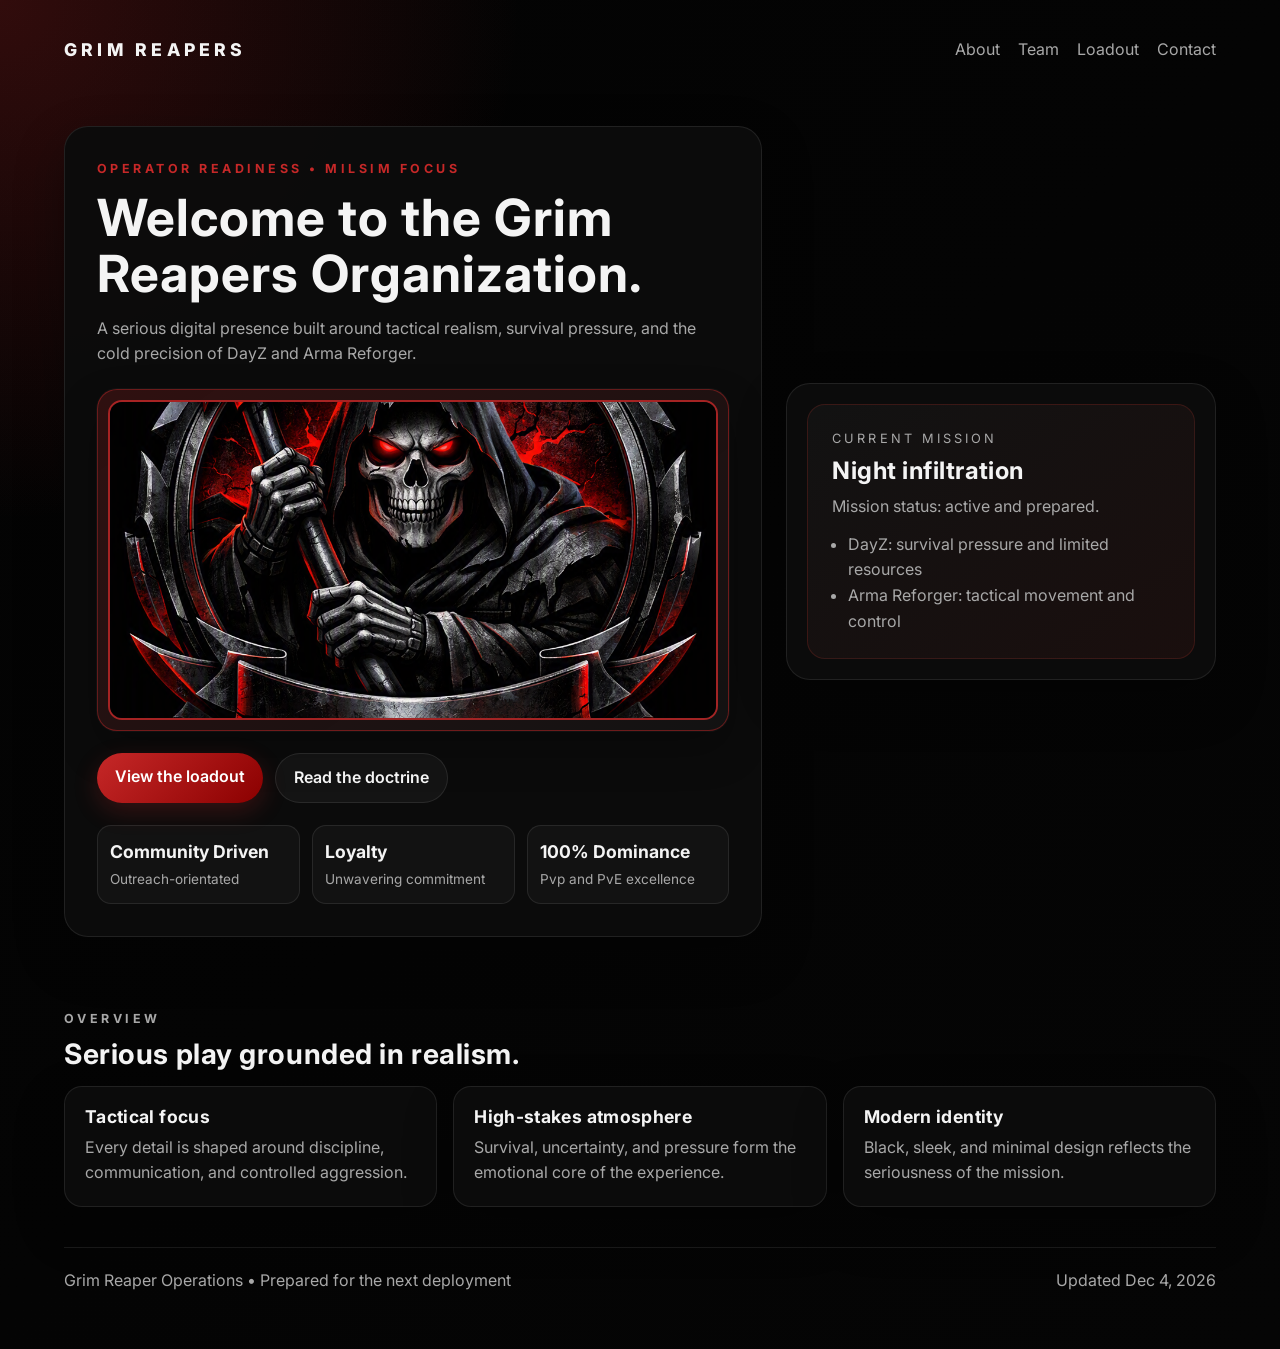
<file: Dev1/index.html>
<!DOCTYPE html>
<html lang="en">
  <head>
    <meta charset="UTF-8" />
    <meta name="viewport" content="width=device-width, initial-scale=1.0" />
    <title>Grim Reaper Org</title>
    <meta
      name="description"
      content="A dark, serious operator-themed website focused on milsim gaming and tactical realism."
    />
    <link rel="preconnect" href="https://fonts.googleapis.com" />
    <link rel="preconnect" href="https://fonts.gstatic.com" crossorigin />
    <link
      href="https://fonts.googleapis.com/css2?family=Inter:wght@400;500;600;700;800&display=swap"
      rel="stylesheet"
    />
    <link rel="stylesheet" href="style.css" />
  </head>
  <body>
    <div class="site-shell">
      <header class="topbar">
        <a class="brand" href="index.html">Grim Reapers</a>
        <nav class="nav">
          <a href="about.html">About</a>
          <a href="team.html">Team</a>
          <a href="loadout.html">Loadout</a>
          <a href="contact.html">Contact</a>
        </nav>
      </header>

      <main>
        <section class="hero">
          <div class="hero-copy">
            <p class="eyebrow">Operator readiness • Milsim focus</p>
            <h1>Welcome to the Grim Reapers Organization.</h1>
            <p class="hero-text">
              A serious digital presence built around tactical realism, survival pressure,
              and the cold precision of DayZ and Arma Reforger.
            </p>

            <div class="hero-image-wrap">
              <img class="hero-image" src="teampfp/grimreaperlogo.png" alt="Grim Reapers logo" />
            </div>

            <div class="hero-actions">
              <a class="btn primary" href="loadout.html">View the loadout</a>
              <a class="btn ghost" href="about.html">Read the doctrine</a>
            </div>

            <div class="hero-metrics">
              <div>
                <strong>Community Driven</strong>
                <span>Outreach-orientated</span>
              </div>
              <div>
                <strong>Loyalty</strong>
                <span>Unwavering commitment</span>
              </div>
              <div>
                <strong>100% Dominance</strong>
                <span>Pvp and PvE excellence</span>
              </div>
            </div>
          </div>

          <div class="hero-panel">
            <div class="panel-card">
              <p class="panel-label">Current mission</p>
              <h2>Night infiltration</h2>
              <p id="mission-status">Mission status: active and prepared.</p>
              <ul>
                <li>DayZ: survival pressure and limited resources</li>
                <li>Arma Reforger: tactical movement and control</li>
              </ul>
            </div>
          </div>
        </section>

        <section class="section">
          <div class="section-heading">
            <p class="eyebrow">Overview</p>
            <h2>Serious play grounded in realism.</h2>
          </div>

          <div class="feature-grid">
            <article class="feature-card">
              <h3>Tactical focus</h3>
              <p>Every detail is shaped around discipline, communication, and controlled aggression.</p>
            </article>
            <article class="feature-card">
              <h3>High-stakes atmosphere</h3>
              <p>Survival, uncertainty, and pressure form the emotional core of the experience.</p>
            </article>
            <article class="feature-card">
              <h3>Modern identity</h3>
              <p>Black, sleek, and minimal design reflects the seriousness of the mission.</p>
            </article>
          </div>
        </section>
      </main>

      <footer class="footer" id="contact">
        <p>Grim Reaper Operations • Prepared for the next deployment</p>
        <p id="current-date"></p>
      </footer>
    </div>

    <script src="script.js"></script>
  </body>
</html>
</file>
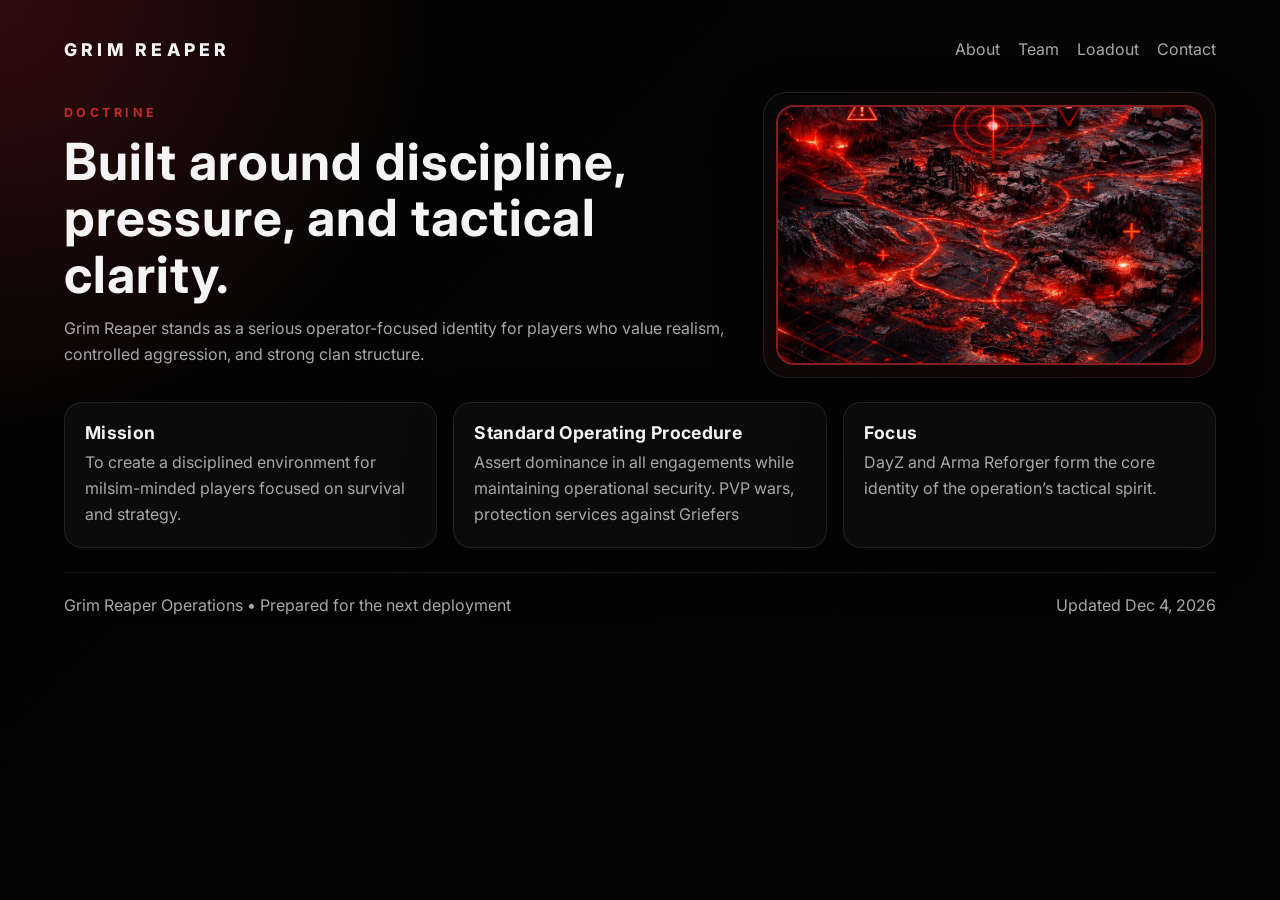
<file: Dev1/about.html>
<!DOCTYPE html>
<html lang="en">
  <head>
    <meta charset="UTF-8" />
    <meta name="viewport" content="width=device-width, initial-scale=1.0" />
    <title>About | Grim Reaper</title>
    <link rel="preconnect" href="https://fonts.googleapis.com" />
    <link rel="preconnect" href="https://fonts.gstatic.com" crossorigin />
    <link
      href="https://fonts.googleapis.com/css2?family=Inter:wght@400;500;600;700;800&display=swap"
      rel="stylesheet"
    />
    <link rel="stylesheet" href="style.css" />
  </head>
  <body>
    <div class="site-shell">
      <header class="topbar">
        <a class="brand" href="index.html">Grim Reaper</a>
        <nav class="nav">
          <a href="about.html">About</a>
          <a href="team.html">Team</a>
          <a href="loadout.html">Loadout</a>
          <a href="contact.html">Contact</a>
        </nav>
      </header>

      <main class="page-content">
        <section class="page-hero">
          <div>
            <p class="eyebrow">Doctrine</p>
            <h1>Built around discipline, pressure, and tactical clarity.</h1>
            <p class="hero-text">
              Grim Reaper stands as a serious operator-focused identity for players who value realism,
              controlled aggression, and strong clan structure.
            </p>
          </div>
          <div class="image-frame">
            <img class="about-image" src="teampfp/redmap.png" alt="Grim Reaper red map" />
          </div>
        </section>

        <section class="info-grid">
          <article class="feature-card">
            <h3>Mission</h3>
            <p>To create a disciplined environment for milsim-minded players focused on survival and strategy.</p>
          </article>
          <article class="feature-card">
            <h3>Standard Operating Procedure</h3>
            <p>Assert dominance in all engagements while maintaining operational security. PVP wars, protection services against Griefers</p>
          </article>
          <article class="feature-card">
            <h3>Focus</h3>
            <p>DayZ and Arma Reforger form the core identity of the operation’s tactical spirit.</p>
          </article>
        </section>
      </main>

      <footer class="footer" id="contact">
        <p>Grim Reaper Operations • Prepared for the next deployment</p>
        <p id="current-date"></p>
      </footer>
    </div>

    <script src="script.js"></script>
  </body>
</html>
</file>
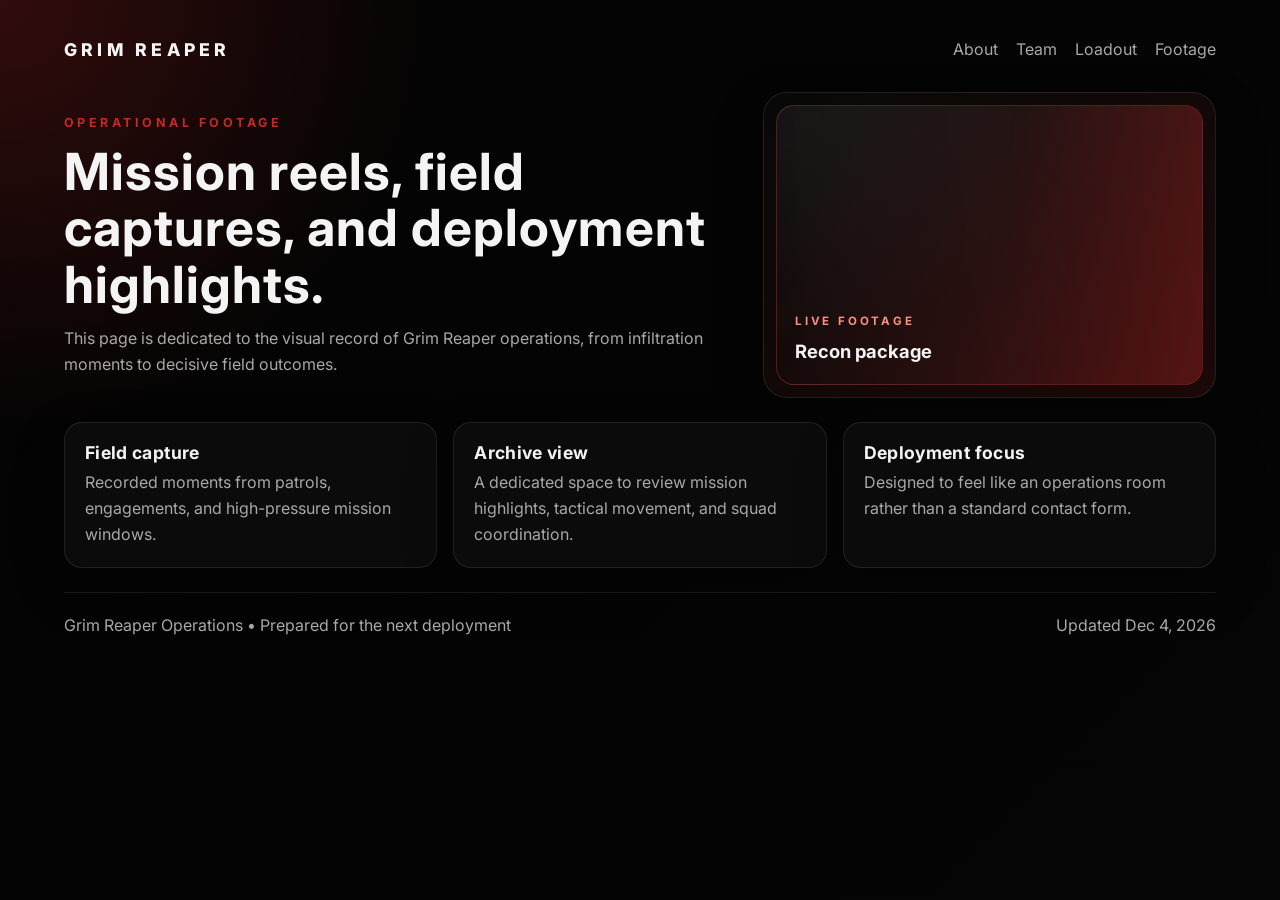
<file: Dev1/contact.html>
<!DOCTYPE html>
<html lang="en">
  <head>
    <meta charset="UTF-8" />
    <meta name="viewport" content="width=device-width, initial-scale=1.0" />
    <title>Footage | Grim Reaper</title>
    <link rel="preconnect" href="https://fonts.googleapis.com" />
    <link rel="preconnect" href="https://fonts.gstatic.com" crossorigin />
    <link
      href="https://fonts.googleapis.com/css2?family=Inter:wght@400;500;600;700;800&display=swap"
      rel="stylesheet"
    />
    <link rel="stylesheet" href="style.css" />
  </head>
  <body>
    <div class="site-shell">
      <header class="topbar">
        <a class="brand" href="index.html">Grim Reaper</a>
        <nav class="nav">
          <a href="about.html">About</a>
          <a href="team.html">Team</a>
          <a href="loadout.html">Loadout</a>
          <a href="contact.html">Footage</a>
        </nav>
      </header>

      <main class="page-content">
        <section class="page-hero">
          <div>
            <p class="eyebrow">Operational footage</p>
            <h1>Mission reels, field captures, and deployment highlights.</h1>
            <p class="hero-text">
              This page is dedicated to the visual record of Grim Reaper operations, from infiltration moments to decisive field outcomes.
            </p>
          </div>
          <div class="image-frame">
            <div class="footage-frame">
              <div class="footage-overlay">
                <span>LIVE FOOTAGE</span>
                <strong>Recon package</strong>
              </div>
            </div>
          </div>
        </section>

        <section class="info-grid">
          <article class="feature-card">
            <h3>Field capture</h3>
            <p>Recorded moments from patrols, engagements, and high-pressure mission windows.</p>
          </article>
          <article class="feature-card">
            <h3>Archive view</h3>
            <p>A dedicated space to review mission highlights, tactical movement, and squad coordination.</p>
          </article>
          <article class="feature-card">
            <h3>Deployment focus</h3>
            <p>Designed to feel like an operations room rather than a standard contact form.</p>
          </article>
        </section>
      </main>

      <footer class="footer" id="contact">
        <p>Grim Reaper Operations • Prepared for the next deployment</p>
        <p id="current-date"></p>
      </footer>
    </div>

    <script src="script.js"></script>
  </body>
</html>
</file>
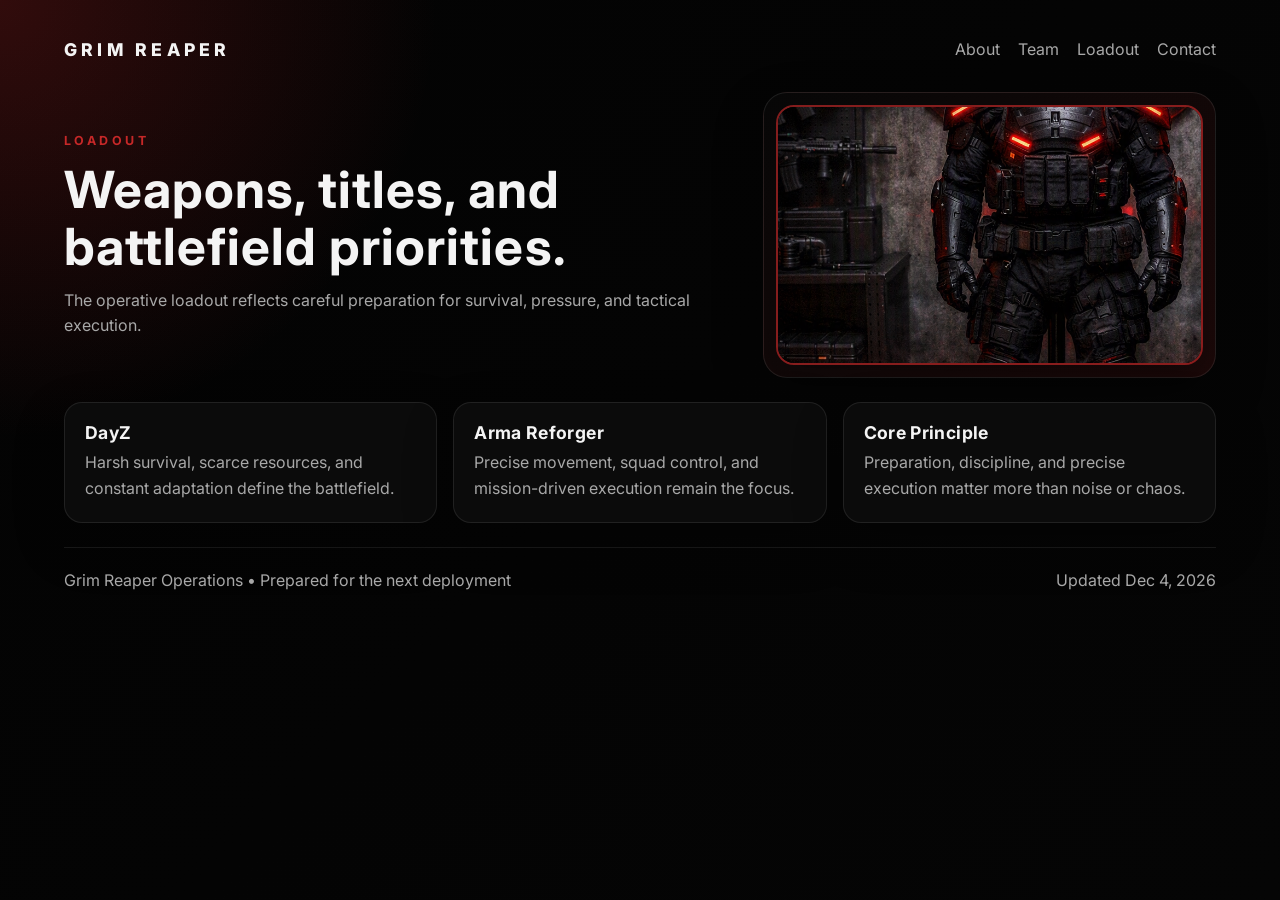
<file: Dev1/loadout.html>
<!DOCTYPE html>
<html lang="en">
  <head>
    <meta charset="UTF-8" />
    <meta name="viewport" content="width=device-width, initial-scale=1.0" />
    <title>Loadout | Grim Reaper</title>
    <link rel="preconnect" href="https://fonts.googleapis.com" />
    <link rel="preconnect" href="https://fonts.gstatic.com" crossorigin />
    <link
      href="https://fonts.googleapis.com/css2?family=Inter:wght@400;500;600;700;800&display=swap"
      rel="stylesheet"
    />
    <link rel="stylesheet" href="style.css" />
  </head>
  <body>
    <div class="site-shell">
      <header class="topbar">
        <a class="brand" href="index.html">Grim Reaper</a>
        <nav class="nav">
          <a href="about.html">About</a>
          <a href="team.html">Team</a>
          <a href="loadout.html">Loadout</a>
          <a href="contact.html">Contact</a>
        </nav>
      </header>

      <main class="page-content">
        <section class="page-hero">
          <div>
            <p class="eyebrow">Loadout</p>
            <h1>Weapons, titles, and battlefield priorities.</h1>
            <p class="hero-text">
              The operative loadout reflects careful preparation for survival, pressure, and tactical execution.
            </p>
          </div>
          <div class="image-frame">
            <img class="about-image" src="teampfp/loadoutt.png" alt="Grim Reaper loadout image" />
          </div>
        </section>

        <section class="info-grid">
          <article class="feature-card">
            <h3>DayZ</h3>
            <p>Harsh survival, scarce resources, and constant adaptation define the battlefield.</p>
          </article>
          <article class="feature-card">
            <h3>Arma Reforger</h3>
            <p>Precise movement, squad control, and mission-driven execution remain the focus.</p>
          </article>
          <article class="feature-card">
            <h3>Core Principle</h3>
            <p>Preparation, discipline, and precise execution matter more than noise or chaos.</p>
          </article>
        </section>
      </main>

      <footer class="footer" id="contact">
        <p>Grim Reaper Operations • Prepared for the next deployment</p>
        <p id="current-date"></p>
      </footer>
    </div>

    <script src="script.js"></script>
  </body>
</html>
</file>
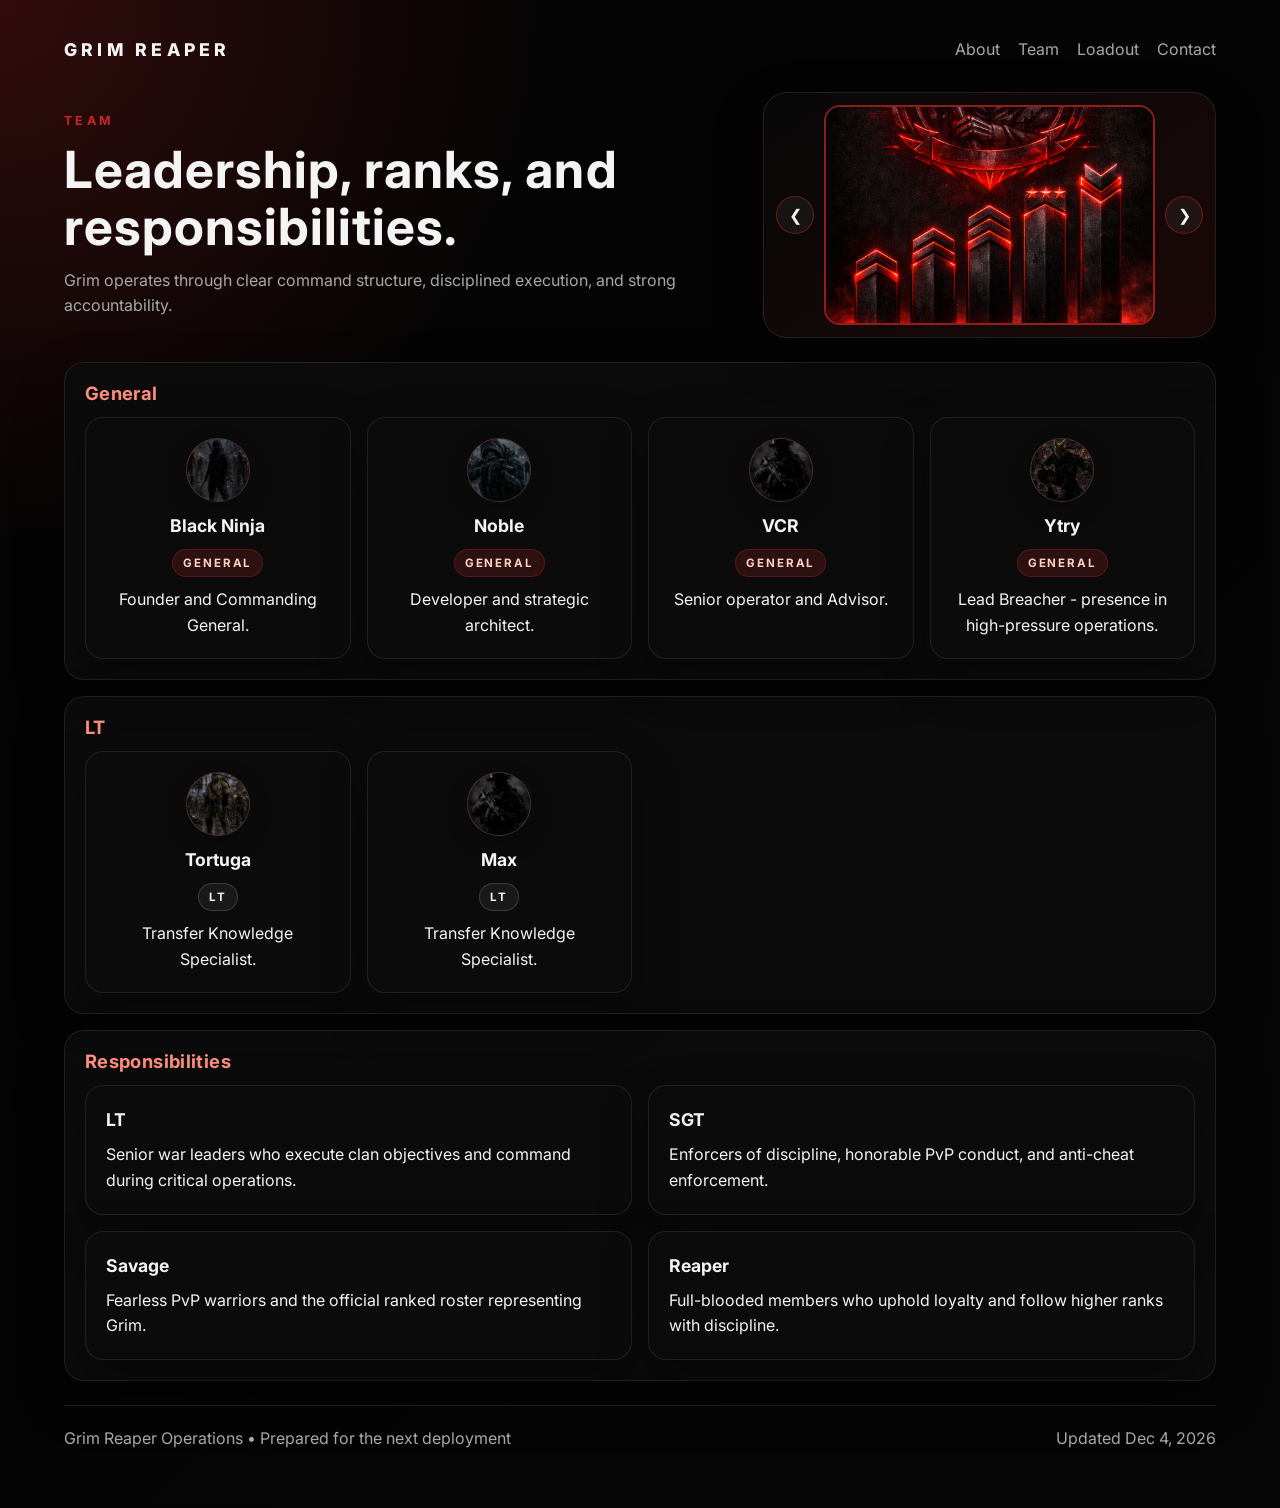
<file: Dev1/team.html>
<!DOCTYPE html>
<html lang="en">
  <head>
    <meta charset="UTF-8" />
    <meta name="viewport" content="width=device-width, initial-scale=1.0" />
    <title>Team | Grim Reaper</title>
    <link rel="preconnect" href="https://fonts.googleapis.com" />
    <link rel="preconnect" href="https://fonts.gstatic.com" crossorigin />
    <link
      href="https://fonts.googleapis.com/css2?family=Inter:wght@400;500;600;700;800&display=swap"
      rel="stylesheet"
    />
    <link rel="stylesheet" href="style.css" />
  </head>
  <body>
    <div class="site-shell">
      <header class="topbar">
        <a class="brand" href="index.html">Grim Reaper</a>
        <nav class="nav">
          <a href="about.html">About</a>
          <a href="team.html">Team</a>
          <a href="loadout.html">Loadout</a>
          <a href="contact.html">Contact</a>
        </nav>
      </header>

      <main class="page-content">
        <section class="page-hero">
          <div>
            <p class="eyebrow">Team</p>
            <h1>Leadership, ranks, and responsibilities.</h1>
            <p class="hero-text">
              Grim operates through clear command structure, disciplined execution, and strong accountability.
            </p>
          </div>
          <div class="image-frame">
            <div class="team-carousel" aria-label="Team gallery">
              <button class="carousel-btn" type="button" data-direction="prev" aria-label="Previous image">&#10094;</button>
              <div class="carousel-track">
                <img class="carousel-image active" src="teampfp/teamhi.png" alt="Grim Reaper team highlight" />
                <img class="carousel-image" src="teampfp/teamred.png" alt="Grim Reaper team red banner" />
              </div>
              <button class="carousel-btn" type="button" data-direction="next" aria-label="Next image">&#10095;</button>
            </div>
          </div>
        </section>

        <section class="rank-block">
          <h3>General</h3>
          <div class="member-grid">
            <article class="member-card">
              <img class="avatar" src="teampfp/blackninja.png" alt="Black Ninja" />
              <h4>Black Ninja</h4>
              <p class="member-rank general">General</p>
              <p>Founder and Commanding General.</p>
            </article>
            <article class="member-card">
              <img class="avatar" src="teampfp/noble.png" alt="Noble" />
              <h4>Noble</h4>
              <p class="member-rank general">General</p>
              <p>Developer and strategic architect.</p>
            </article>
            <article class="member-card">
              <img class="avatar" src="teampfp/question.png" alt="VCR" />
              <h4>VCR</h4>
              <p class="member-rank general">General</p>
              <p>Senior operator and Advisor.</p>
            </article>
            <article class="member-card">
              <img class="avatar" src="teampfp/ytry.png" alt="Ytry" />
              <h4>Ytry</h4>
              <p class="member-rank general">General</p>
              <p>Lead Breacher - presence in high-pressure operations.</p>
            </article>
          </div>
        </section>

        <section class="rank-block">
          <h3>LT</h3>
          <div class="member-grid">
            <article class="member-card">
              <img class="avatar" src="teampfp/tortuga.png" alt="Tortuga" />
              <h4>Tortuga</h4>
              <p class="member-rank lt">LT</p>
              <p>Transfer Knowledge Specialist.</p>
            </article>
            <article class="member-card">
              <img class="avatar" src="teampfp/question.png" alt="Max" />
              <h4>Max</h4>
              <p class="member-rank lt">LT</p>
              <p>Transfer Knowledge Specialist.</p>
            </article>
          </div>
        </section>

        <section class="rank-block">
          <h3>Responsibilities</h3>
          <div class="role-list">
            <div class="role-card">
              <h4>LT</h4>
              <p>Senior war leaders who execute clan objectives and command during critical operations.</p>
            </div>
            <div class="role-card">
              <h4>SGT</h4>
              <p>Enforcers of discipline, honorable PvP conduct, and anti-cheat enforcement.</p>
            </div>
            <div class="role-card">
              <h4>Savage</h4>
              <p>Fearless PvP warriors and the official ranked roster representing Grim.</p>
            </div>
            <div class="role-card">
              <h4>Reaper</h4>
              <p>Full-blooded members who uphold loyalty and follow higher ranks with discipline.</p>
            </div>
          </div>
        </section>
      </main>

      <footer class="footer" id="contact">
        <p>Grim Reaper Operations • Prepared for the next deployment</p>
        <p id="current-date"></p>
      </footer>
    </div>

    <script src="script.js"></script>
  </body>
</html>
</file>
<file: Dev1/style.css>
:root {
  --bg: #050505;
  --panel: rgba(12, 12, 12, 0.95);
  --panel-2: #121212;
  --text: #f4f4f4;
  --muted: #a8a8a8;
  --accent: #c62828;
  --accent-2: #8b0000;
  --accent-soft: rgba(198, 40, 40, 0.18);
  --border: rgba(255, 255, 255, 0.09);
}

* {
  box-sizing: border-box;
  margin: 0;
  padding: 0;
}

body {
  font-family: 'Inter', sans-serif;
  background:
    radial-gradient(circle at top left, rgba(198, 40, 40, 0.24), transparent 28%),
    linear-gradient(135deg, #030303 0%, var(--bg) 100%);
  color: var(--text);
  min-height: 100vh;
  line-height: 1.6;
}

body::before {
  content: '';
  position: fixed;
  inset: 0;
  background-image: linear-gradient(rgba(255, 255, 255, 0.012) 1px, transparent 1px),
    linear-gradient(90deg, rgba(255, 255, 255, 0.012) 1px, transparent 1px);
  background-size: 28px 28px;
  pointer-events: none;
  opacity: 0.45;
}

.site-shell {
  position: relative;
  z-index: 1;
  max-width: 1200px;
  margin: 0 auto;
  padding: 24px 24px 48px;
}

.topbar {
  display: flex;
  justify-content: space-between;
  align-items: center;
  padding: 12px 0 28px;
}

.brand {
  font-size: 1.1rem;
  font-weight: 800;
  letter-spacing: 0.24em;
  text-transform: uppercase;
  color: var(--text);
  text-decoration: none;
}

.nav {
  display: flex;
  gap: 18px;
}

.nav a {
  color: var(--muted);
  text-decoration: none;
  transition: color 0.2s ease;
}

.nav a:hover {
  color: var(--text);
}

.hero {
  display: grid;
  grid-template-columns: 1.3fr 0.8fr;
  gap: 24px;
  align-items: center;
  padding: 34px 0 44px;
}

.hero-copy,
.hero-panel,
.feature-card,
.game-card,
.member-card,
.role-card,
.rank-block {
  background: var(--panel);
  border: 1px solid var(--border);
  box-shadow: 0 20px 50px rgba(0, 0, 0, 0.32);
}

.hero-copy {
  padding: 32px;
  border-radius: 24px;
}

.eyebrow {
  color: var(--accent);
  text-transform: uppercase;
  letter-spacing: 0.28em;
  font-size: 0.78rem;
  font-weight: 700;
  margin-bottom: 10px;
}

h1,
h2,
h3 {
  line-height: 1.1;
  letter-spacing: 0.02em;
}

h1 {
  font-size: clamp(2rem, 4vw, 3.4rem);
  margin-bottom: 14px;
}

.hero-text,
.section-heading p,
.feature-card p,
.game-card p,
.footer p,
.panel-card p,
.panel-card li {
  color: var(--muted);
}

.hero-image-wrap {
  margin: 22px 0 8px;
  padding: 10px;
  border-radius: 20px;
  background: linear-gradient(145deg, rgba(198, 40, 40, 0.2), rgba(255, 255, 255, 0.03));
  border: 1px solid rgba(198, 40, 40, 0.45);
  box-shadow: 0 0 0 1px rgba(255, 255, 255, 0.03), 0 18px 40px rgba(0, 0, 0, 0.28);
}

.hero-image {
  display: block;
  width: 100%;
  max-height: 320px;
  object-fit: cover;
  border-radius: 14px;
  border: 2px solid rgba(198, 40, 40, 0.8);
  box-shadow: inset 0 0 0 1px rgba(255, 255, 255, 0.06);
}

.hero-actions {
  display: flex;
  flex-wrap: wrap;
  gap: 12px;
  margin: 22px 0;
}

.btn {
  display: inline-block;
  padding: 11px 18px;
  border-radius: 999px;
  text-decoration: none;
  font-weight: 600;
  transition: transform 0.2s ease, background 0.2s ease;
}

.btn:hover {
  transform: translateY(-2px);
}

.btn.primary {
  background: linear-gradient(135deg, var(--accent), var(--accent-2));
  color: white;
  box-shadow: 0 8px 24px rgba(198, 40, 40, 0.24);
}

.btn.ghost {
  color: var(--text);
  background: rgba(255, 255, 255, 0.04);
  border: 1px solid var(--border);
}

.hero-metrics {
  display: grid;
  grid-template-columns: repeat(3, minmax(0, 1fr));
  gap: 12px;
  margin-top: 20px;
}

.hero-metrics div {
  padding: 12px;
  border-radius: 14px;
  background: rgba(255, 255, 255, 0.03);
  border: 1px solid var(--border);
}

.hero-metrics strong {
  display: block;
  font-size: 1.1rem;
}

.hero-metrics span {
  font-size: 0.85rem;
  color: var(--muted);
}

.hero-panel {
  padding: 20px;
  border-radius: 24px;
}

.panel-card {
  background: linear-gradient(145deg, rgba(255, 255, 255, 0.03), rgba(201, 58, 47, 0.08));
  padding: 24px;
  border-radius: 18px;
  border: 1px solid rgba(201, 58, 47, 0.2);
}

.panel-label {
  font-size: 0.8rem;
  text-transform: uppercase;
  letter-spacing: 0.24em;
  color: #ff8f7f;
  margin-bottom: 8px;
}

.panel-card h2 {
  font-size: 1.5rem;
  margin-bottom: 10px;
}

.panel-card ul {
  margin-top: 12px;
  padding-left: 16px;
}

.section {
  padding: 28px 0 16px;
}

.section-heading {
  margin-bottom: 16px;
}

.section-heading h2 {
  font-size: clamp(1.45rem, 2.2vw, 2rem);
}

.feature-grid,
.game-grid,
.member-grid,
.role-list,
.info-grid {
  display: grid;
  grid-template-columns: repeat(3, minmax(0, 1fr));
  gap: 16px;
}

.feature-card,
.game-card,
.member-card,
.role-card {
  border-radius: 18px;
  padding: 20px;
}

.feature-card h3,
.game-card h3,
.member-card h4,
.role-card h4 {
  margin-bottom: 8px;
  font-size: 1.1rem;
}

.game-grid {
  grid-template-columns: repeat(2, minmax(0, 1fr));
}

.team-intro,
.page-content {
  margin-bottom: 16px;
}

.rank-block {
  padding: 20px;
  border-radius: 20px;
  margin-bottom: 16px;
}

.rank-block h3 {
  margin-bottom: 14px;
  font-size: 1.15rem;
  color: #ff8f7f;
}

.member-grid {
  grid-template-columns: repeat(4, minmax(0, 1fr));
}

.member-card {
  text-align: center;
}

.member-rank {
  display: inline-flex;
  align-items: center;
  justify-content: center;
  margin: 0 auto 10px;
  padding: 4px 10px;
  border-radius: 999px;
  font-size: 0.72rem;
  font-weight: 700;
  letter-spacing: 0.16em;
  text-transform: uppercase;
  background: rgba(255, 255, 255, 0.05);
  border: 1px solid var(--border);
  color: #ff8f7f;
}

.member-rank.general {
  background: rgba(198, 40, 40, 0.18);
  border-color: rgba(198, 40, 40, 0.3);
  color: #ffd0c4;
}

.member-rank.lt {
  background: rgba(255, 255, 255, 0.06);
  border-color: rgba(255, 255, 255, 0.15);
  color: var(--text);
}

.avatar {
  width: 64px;
  height: 64px;
  border-radius: 50%;
  margin: 0 auto 10px;
  display: block;
  object-fit: cover;
  background: linear-gradient(135deg, rgba(201, 58, 47, 0.35), rgba(255, 255, 255, 0.08));
  border: 1px solid var(--border);
  box-shadow: 0 8px 24px rgba(0, 0, 0, 0.2);
}

.role-list {
  grid-template-columns: repeat(2, minmax(0, 1fr));
}

.page-hero {
  display: grid;
  grid-template-columns: 1.2fr 0.8fr;
  gap: 20px;
  align-items: center;
  margin-bottom: 24px;
}

.image-frame {
  background: linear-gradient(145deg, rgba(255,255,255,0.02), rgba(198, 40, 40, 0.12));
  border: 1px solid var(--border);
  border-radius: 24px;
  padding: 12px;
  box-shadow: 0 20px 50px rgba(0, 0, 0, 0.28);
}

.about-image {
  display: block;
  width: 100%;
  height: 260px;
  object-fit: cover;
  border-radius: 18px;
  border: 2px solid rgba(198, 40, 40, 0.65);
  box-shadow: 0 12px 30px rgba(0, 0, 0, 0.28);
}

.team-carousel {
  display: flex;
  align-items: center;
  gap: 10px;
}

.carousel-track {
  position: relative;
  flex: 1;
  min-height: 220px;
}

.carousel-image {
  display: none;
  width: 100%;
  height: 220px;
  object-fit: cover;
  border-radius: 16px;
  border: 2px solid rgba(198, 40, 40, 0.7);
}

.carousel-image.active {
  display: block;
}

.carousel-btn {
  border: 1px solid rgba(198, 40, 40, 0.45);
  background: rgba(255, 255, 255, 0.05);
  color: var(--text);
  width: 38px;
  height: 38px;
  border-radius: 50%;
  cursor: pointer;
  font-size: 1rem;
}

.carousel-btn:hover {
  background: rgba(198, 40, 40, 0.22);
}

.image-placeholder {
  min-height: 280px;
  border-radius: 18px;
  background:
    linear-gradient(135deg, rgba(255,255,255,0.04), rgba(198, 40, 40, 0.16)),
    radial-gradient(circle at center, rgba(255,255,255,0.06), transparent 60%);
  border: 1px solid rgba(198, 40, 40, 0.25);
  display: grid;
  place-items: center;
  color: var(--muted);
  font-weight: 600;
  text-transform: uppercase;
  letter-spacing: 0.22em;
}

.footage-frame {
  min-height: 280px;
  border-radius: 18px;
  background:
    linear-gradient(135deg, rgba(255,255,255,0.05), rgba(198, 40, 40, 0.2)),
    radial-gradient(circle at top left, rgba(255,255,255,0.08), transparent 50%);
  border: 1px solid rgba(198, 40, 40, 0.35);
  position: relative;
  overflow: hidden;
  display: flex;
  align-items: flex-end;
  padding: 18px;
}

.footage-frame::before {
  content: '';
  position: absolute;
  inset: 0;
  background: linear-gradient(90deg, rgba(0,0,0,0.45), transparent 55%, rgba(198, 40, 40, 0.18));
  pointer-events: none;
}

.footage-overlay {
  position: relative;
  z-index: 1;
  display: flex;
  flex-direction: column;
  gap: 6px;
  color: var(--text);
}

.footage-overlay span {
  color: #ff8f7f;
  font-size: 0.72rem;
  font-weight: 700;
  letter-spacing: 0.24em;
  text-transform: uppercase;
}

.footage-overlay strong {
  font-size: 1.15rem;
}

.contact-card {
  max-width: 680px;
}

.footer {
  margin-top: 24px;
  padding: 20px 0 8px;
  border-top: 1px solid var(--border);
  display: flex;
  justify-content: space-between;
  gap: 12px;
  flex-wrap: wrap;
  color: var(--muted);
}

@media (max-width: 840px) {
  .hero,
  .page-hero,
  .feature-grid,
  .game-grid,
  .member-grid,
  .role-list,
  .info-grid {
    grid-template-columns: 1fr;
  }

  .hero-metrics {
    grid-template-columns: 1fr;
  }
}

@media (max-width: 560px) {
  .site-shell {
    padding: 16px 16px 36px;
  }

  .topbar {
    flex-direction: column;
    align-items: flex-start;
    gap: 10px;
  }

  .hero-copy,
  .hero-panel,
  .feature-card,
  .game-card {
    padding: 18px;
  }
}
</file>
